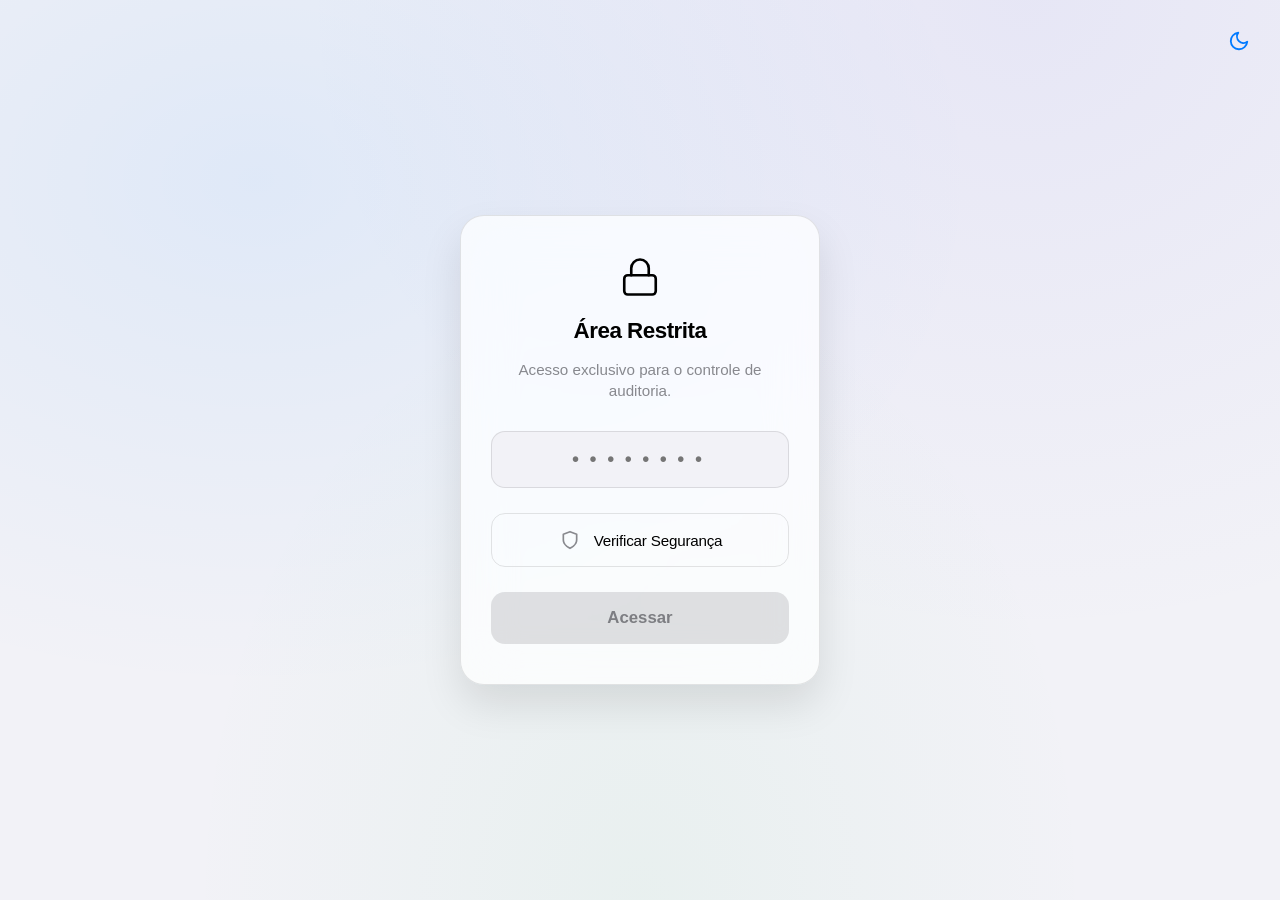
<file: gruposampaio/index.html>
<!DOCTYPE html>
<html lang="pt-BR">
<head>
<meta charset="UTF-8" />
<meta name="viewport" content="width=device-width, initial-scale=1.0, maximum-scale=1.0, user-scalable=no" />
<title>Acesso Restrito - Don Tallento</title>

<link rel="icon" type="image/png" href="divina.png">

<style>
/* =========================================
   VERDADEIRO APPLE DESIGN SYSTEM
   ========================================= */
:root {
  /* Light Theme */
  --bg-body: #F2F2F7;
  --bg-card: rgba(255, 255, 255, 0.75);
  --text-main: #000000;
  --text-secondary: #3C3C4399; 
  --border-color: rgba(0, 0, 0, 0.1);
  --divider-color: rgba(60, 60, 67, 0.15);
  --ios-blue: #007AFF;
  --ios-red: #FF3B30;
  --ios-green: #34C759;
  --glass-blur: blur(25px) saturate(200%);
  
  --mesh-1: rgba(0, 122, 255, 0.08);
  --mesh-2: rgba(94, 92, 230, 0.08);
  --mesh-3: rgba(52, 199, 89, 0.05);
}

[data-theme="dark"] {
  /* Dark Theme */
  --bg-body: #000000;
  --bg-card: rgba(28, 28, 30, 0.75);
  --text-main: #FFFFFF;
  --text-secondary: #EBEBF599;
  --border-color: rgba(255, 255, 255, 0.15);
  --divider-color: rgba(84, 84, 88, 0.65);
  --ios-blue: #0A84FF;
  --ios-red: #FF453A;
  --ios-green: #30D158;
  
  --mesh-1: rgba(10, 132, 255, 0.15);
  --mesh-2: rgba(94, 92, 230, 0.15);
  --mesh-3: rgba(255, 69, 58, 0.08);
}

*, *::before, *::after { box-sizing: border-box; }

body {
  background: var(--bg-body);
  color: var(--text-main);
  font-family: -apple-system, BlinkMacSystemFont, "SF Pro Display", "SF Pro Text", "Helvetica Neue", sans-serif;
  -webkit-font-smoothing: antialiased;
  margin: 0;
  display: flex;
  align-items: center;
  justify-content: center;
  min-height: 100vh;
  overflow: hidden;
  transition: background-color 0.4s ease, color 0.4s ease;
}

/* ==========================================
   FUNDO PROFISSIONAL (MESH GRADIENT)
   ========================================== */
.mesh-bg {
  position: fixed; inset: 0; z-index: -1;
  background-color: var(--bg-body);
  background-image:
    radial-gradient(at 20% 20%, var(--mesh-1) 0px, transparent 50%),
    radial-gradient(at 80% 0%, var(--mesh-2) 0px, transparent 50%),
    radial-gradient(at 50% 100%, var(--mesh-3) 0px, transparent 50%);
  animation: breathe 12s ease-in-out infinite alternate;
  transition: background-image 0.4s ease, background-color 0.4s ease;
}
@keyframes breathe {
  0% { transform: scale(1); }
  100% { transform: scale(1.05); }
}

/* Theme Toggle Button */
.theme-toggle {
  position: absolute; top: 20px; right: 20px;
  background: transparent; border: none;
  color: var(--ios-blue); padding: 10px; border-radius: 50%;
  cursor: pointer; display: flex; align-items: center; justify-content: center;
  z-index: 100; transition: opacity 0.2s;
}
.theme-toggle:active { opacity: 0.5; }

/* ==========================================
   CARTÃO DE SEGURANÇA (GLASSMORPHISM)
   ========================================== */
.security-card {
  width: min(90%, 360px);
  background: var(--bg-card);
  backdrop-filter: var(--glass-blur);
  -webkit-backdrop-filter: var(--glass-blur);
  border: 1px solid var(--border-color);
  border-radius: 24px;
  padding: 40px 30px;
  text-align: center;
  box-shadow: 0 20px 40px rgba(0,0,0,0.1);
  animation: fadeIn 0.6s cubic-bezier(0.2, 0.8, 0.2, 1);
}
[data-theme="dark"] .security-card { box-shadow: 0 20px 60px rgba(0,0,0,0.5); }

@keyframes fadeIn {
  from { opacity: 0; transform: translateY(20px) scale(0.95); }
  to { opacity: 1; transform: translateY(0) scale(1); }
}

.icon-lock {
  color: var(--text-main);
  margin-bottom: 20px;
  display: flex;
  justify-content: center;
}

h2 {
  margin: 0 0 6px;
  font-size: 1.4rem;
  font-weight: 700;
  letter-spacing: -0.5px;
  color: var(--text-main);
}

p {
  color: var(--text-secondary);
  font-size: 0.95rem;
  line-height: 1.4;
  margin-bottom: 30px;
  font-weight: 400;
}

/* ==========================================
   INPUT DA SENHA
   ========================================== */
.input-wrapper { position: relative; margin-bottom: 25px; }
input {
  width: 100%;
  padding: 16px;
  background: var(--bg-body);
  border: 1px solid var(--border-color);
  color: var(--text-main);
  border-radius: 14px;
  font-size: 1.2rem;
  text-align: center;
  letter-spacing: 6px;
  outline: none;
  font-family: monospace;
  transition: all 0.3s cubic-bezier(0.2, 0.8, 0.2, 1);
}

input:focus {
  border-color: var(--ios-blue);
  box-shadow: 0 0 0 4px rgba(0, 122, 255, 0.15);
}

input.error {
  border-color: var(--ios-red);
  color: var(--ios-red);
  animation: shakeX 0.4s;
}

@keyframes shakeX {
  0%, 100% { transform: translateX(0); }
  15%, 45%, 75% { transform: translateX(-6px); }
  30%, 60%, 90% { transform: translateX(6px); }
}

/* ==========================================
   VERIFICAÇÃO DE SEGURANÇA (ESTILO APPLE)
   ========================================== */
.auth-widget {
  display: flex;
  align-items: center;
  justify-content: center;
  gap: 12px;
  background: transparent;
  border: 1px solid var(--border-color);
  padding: 14px;
  border-radius: 14px;
  margin-bottom: 25px;
  cursor: pointer;
  transition: all 0.3s ease;
}
.auth-widget:hover { background: rgba(0,0,0,0.03); }
[data-theme="dark"] .auth-widget:hover { background: rgba(255,255,255,0.05); }

.auth-widget.verified { 
  border-color: var(--ios-green); 
  background: rgba(52, 199, 89, 0.05); 
  cursor: default; 
}

.auth-icon {
  width: 24px; height: 24px;
  display: flex; align-items: center; justify-content: center;
  color: var(--text-secondary);
  transition: all 0.3s;
}

.auth-text {
  font-size: 0.95rem;
  color: var(--text-main);
  font-weight: 500;
  letter-spacing: -0.2px;
}

/* Spinner Nativo da Apple */
.spinner {
  width: 20px; height: 20px;
  border: 2px solid var(--divider-color);
  border-top-color: var(--ios-blue);
  border-radius: 50%;
  animation: spin 0.8s linear infinite;
}
@keyframes spin { 100% { transform: rotate(360deg); } }

.icon-success { color: var(--ios-green); }

/* ==========================================
   BOTÃO DESBLOQUEAR
   ========================================== */
button.btn-submit {
  width: 100%;
  padding: 16px;
  border-radius: 14px;
  border: none;
  background: var(--ios-blue);
  color: #fff;
  font-weight: 600;
  font-size: 1.05rem;
  font-family: inherit;
  cursor: pointer;
  transition: all 0.2s;
  box-shadow: 0 4px 12px rgba(0, 122, 255, 0.2);
}

button.btn-submit:active:not(:disabled) {
  transform: scale(0.97);
  box-shadow: none;
}

button.btn-submit:disabled {
  background: var(--divider-color);
  color: var(--text-secondary);
  box-shadow: none;
  cursor: not-allowed;
}

.hidden { display: none !important; }
</style>
</head>
<body>

<div class="mesh-bg"></div>

<button class="theme-toggle" id="btn-theme" title="Alternar Tema">
  <svg id="icon-sun" class="hidden" width="22" height="22" viewBox="0 0 24 24" fill="none" stroke="currentColor" stroke-width="2" stroke-linecap="round" stroke-linejoin="round"><circle cx="12" cy="12" r="5"></circle><line x1="12" y1="1" x2="12" y2="3"></line><line x1="12" y1="21" x2="12" y2="23"></line><line x1="4.22" y1="4.22" x2="5.64" y2="5.64"></line><line x1="18.36" y1="18.36" x2="19.78" y2="19.78"></line><line x1="1" y1="12" x2="3" y2="12"></line><line x1="21" y1="12" x2="23" y2="12"></line><line x1="4.22" y1="19.78" x2="5.64" y2="18.36"></line><line x1="18.36" y1="5.64" x2="19.78" y2="4.22"></line></svg>
  <svg id="icon-moon" width="22" height="22" viewBox="0 0 24 24" fill="none" stroke="currentColor" stroke-width="2" stroke-linecap="round" stroke-linejoin="round"><path d="M21 12.79A9 9 0 1 1 11.21 3 7 7 0 0 0 21 12.79z"></path></svg>
</button>

<div class="security-card">
  <div class="icon-lock">
    <svg width="42" height="42" viewBox="0 0 24 24" fill="none" stroke="currentColor" stroke-width="1.5" stroke-linecap="round" stroke-linejoin="round">
      <rect x="3" y="11" width="18" height="11" rx="2" ry="2"></rect>
      <path d="M7 11V7a5 5 0 0 1 10 0v4"></path>
    </svg>
  </div>
  
  <h2>Área Restrita</h2>
  <p>Acesso exclusivo para o controle de auditoria.</p>

  <div class="input-wrapper">
    <input type="password" id="master-pass" placeholder="••••••••" onkeyup="checkEnter(event)" autocomplete="off">
  </div>
  
  <div class="auth-widget" id="bot-widget" onclick="verificarHumano()">
    <div class="auth-icon" id="bot-icon">
      <svg width="20" height="20" viewBox="0 0 24 24" fill="none" stroke="currentColor" stroke-width="2" stroke-linecap="round" stroke-linejoin="round"><path d="M12 22s8-4 8-10V5l-8-3-8 3v7c0 6 8 10 8 10z"></path></svg>
    </div>
    <div class="auth-text" id="bot-text">Verificar Segurança</div>
  </div>

  <button class="btn-submit" id="btn-submit" onclick="validarAcesso()" disabled>Acessar</button>
</div>

<script>
// --- LÓGICA DO TEMA ---
const themeToggle = document.getElementById('btn-theme');
const iconSun = document.getElementById('icon-sun');
const iconMoon = document.getElementById('icon-moon');

function setTheme(isDark) {
  if (isDark) {
    document.documentElement.setAttribute('data-theme', 'dark');
    iconMoon.classList.add('hidden');
    iconSun.classList.remove('hidden');
    localStorage.setItem('apple_theme', 'dark');
  } else {
    document.documentElement.removeAttribute('data-theme');
    iconSun.classList.add('hidden');
    iconMoon.classList.remove('hidden');
    localStorage.setItem('apple_theme', 'light');
  }
}

const savedTheme = localStorage.getItem('apple_theme');
if (savedTheme === 'dark' || (!savedTheme && window.matchMedia('(prefers-color-scheme: dark)').matches)) { setTheme(true); } else { setTheme(false); }
themeToggle.addEventListener('click', () => { const isDark = document.documentElement.getAttribute('data-theme') === 'dark'; setTheme(!isDark); });


// === DEFINA A SENHA MESTRE AQUI ===
const SENHA_MESTRE = "gs2026"; 

let isHuman = false;
let isVerifying = false;

// Lógica de Verificação (Estilo Apple)
function verificarHumano() {
  if (isHuman || isVerifying) return; 
  isVerifying = true;
  
  const iconBox = document.getElementById('bot-icon');
  const text = document.getElementById('bot-text');
  const widget = document.getElementById('bot-widget');
  const btn = document.getElementById('btn-submit');

  // Estado de Loading (Spinner nativo)
  iconBox.innerHTML = '<div class="spinner"></div>';
  text.innerText = "A autenticar...";
  text.style.color = "var(--text-secondary)";

  // Simula o tempo de verificação
  setTimeout(() => {
    // Sucesso (Checkmark verde)
    widget.classList.add('verified');
    iconBox.innerHTML = '<svg class="icon-success" width="22" height="22" viewBox="0 0 24 24" fill="none" stroke="currentColor" stroke-width="2.5" stroke-linecap="round" stroke-linejoin="round"><path d="M22 11.08V12a10 10 0 1 1-5.93-9.14"></path><polyline points="22 4 12 14.01 9 11.01"></polyline></svg>';
    
    text.innerText = "Dispositivo Verificado";
    text.style.color = "var(--ios-green)";
    
    isHuman = true;
    btn.disabled = false;
  }, 1200);
}

// Lógica de Desbloqueio da Senha Mestre
function validarAcesso() {
  if (!isHuman) return; 

  const input = document.getElementById('master-pass');
  
  if(input.value === SENHA_MESTRE) {
    sessionStorage.setItem("gs_acesso_liberado", "SIM");
    window.location.replace("./hub.html");
  } else {
    // Animação de erro nativa iOS
    input.classList.remove('error');
    void input.offsetWidth; 
    input.classList.add('error');
    input.value = '';
    
    if(navigator.vibrate) navigator.vibrate([50, 50, 50]);
  }
}

// Permitir apertar Enter só se já tiver verificado
function checkEnter(event) {
  if (event.key === "Enter" && isHuman) {
    validarAcesso();
  }
}
</script>

</body>
</html>
</file>
